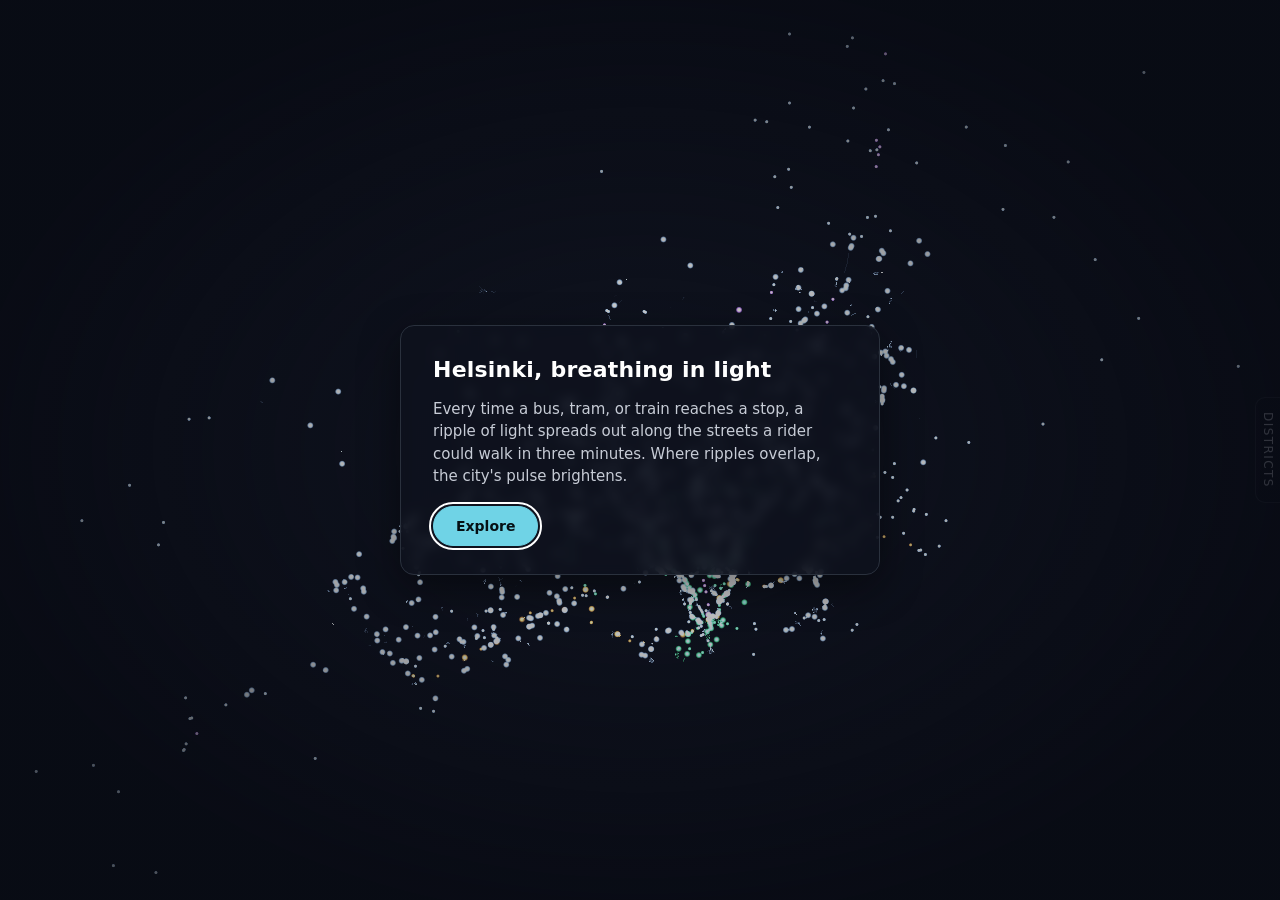
<file: index.html>
<!doctype html><html lang="en"><head><meta charset="utf-8">
<meta name="viewport" content="width=device-width, initial-scale=1">
<title>Helsinki, breathing in light</title><link rel="stylesheet" href="app.css"></head>
<body>
<canvas id="map"></canvas>
<canvas id="overlay"></canvas>
<div id="district-panel" hidden></div>

<div id="intro" role="dialog" aria-modal="true" aria-labelledby="intro-title">
  <div id="intro-card">
    <h1 id="intro-title">Helsinki, breathing in light</h1>
    <p>Every time a bus, tram, or train reaches a stop, a ripple of light spreads out
       along the streets a rider could walk in three minutes. Where ripples overlap,
       the city's pulse brightens.</p>
    <button id="intro-begin" type="button">Explore</button>
  </div>
</div>

<div id="stepper" hidden>
  <div id="stepper-card">
    <div id="stepper-counter" aria-live="polite">Step <span id="step-num">1</span> / 3</div>
    <p id="step-caption" aria-live="polite" aria-atomic="true"></p>
    <div id="stepper-actions">
      <button id="step-next" type="button">Next</button>
      <button id="step-explore" type="button" hidden>Explore</button>
    </div>
  </div>
</div>

<div id="chrome" hidden>
  <div id="clock">–</div>
  <div id="whisper"></div>
  <input id="scrubber" type="range" min="0" max="1" step="0.0001" value="0">
  <div id="speed-presets"><button data-speed="1">1×</button><button data-speed="30">30×</button><button data-speed="60" class="active">60×</button><button data-speed="300">300×</button></div>
  <div id="transport">
    <button id="skip-back" type="button" title="Back 15 min" aria-label="Back 15 minutes">−15m</button>
    <button id="play-pause" aria-pressed="false" title="Pause (Space)" aria-label="Pause">⏸</button>
    <button id="skip-fwd" type="button" title="Forward 15 min" aria-label="Forward 15 minutes">+15m</button>
  </div>
  <div id="aoi-picker"><button data-aoi="region" class="active">Region</button><button data-aoi="Helsinki">Helsinki</button><button data-aoi="Espoo">Espoo</button><button data-aoi="Vantaa">Vantaa</button><button data-aoi="Kauniainen">Kauniainen</button></div>
  <div id="status"></div>
  <button id="help-btn" type="button" title="How to read this" aria-label="How to read this">?</button>
  <a id="posters-link" href="posters.html" title="Poster plates" aria-label="Poster plates">⬒</a>
</div>
<script type="module" src="app.js"></script>
</body></html>
</file>
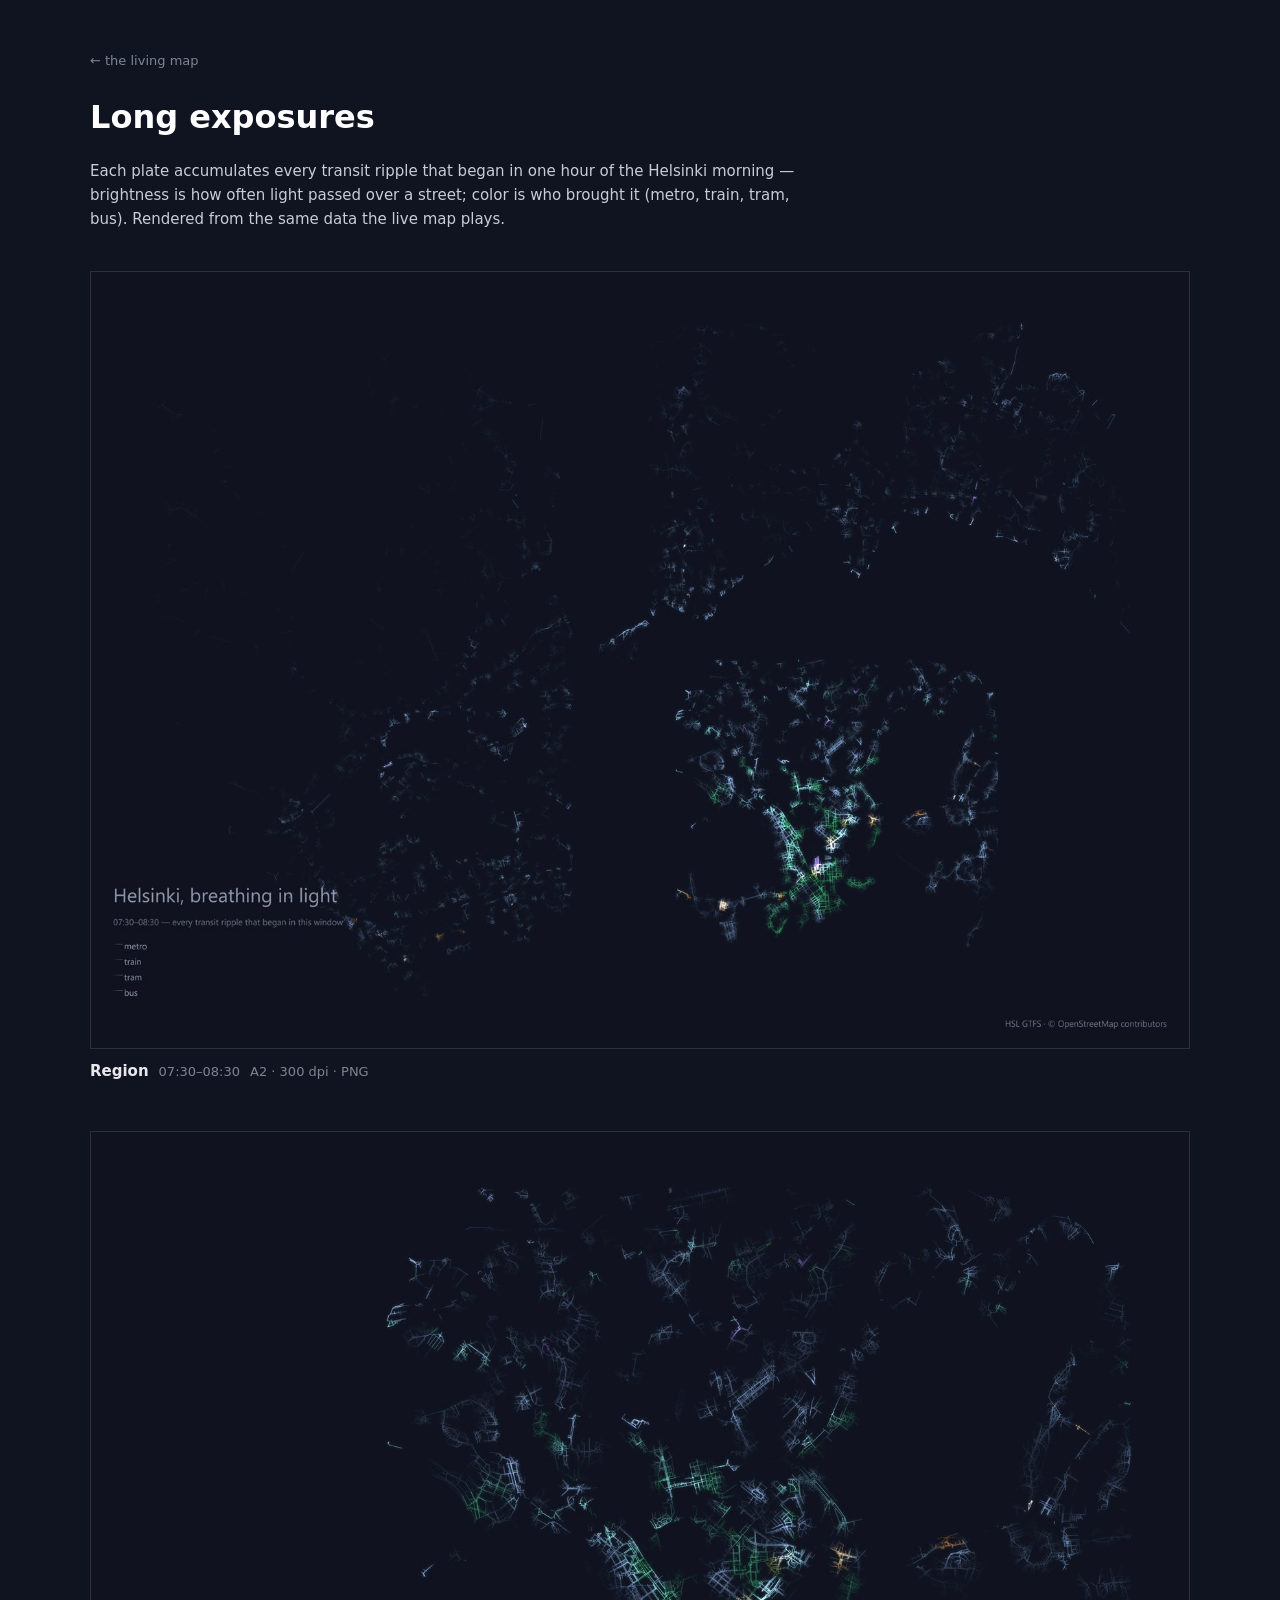
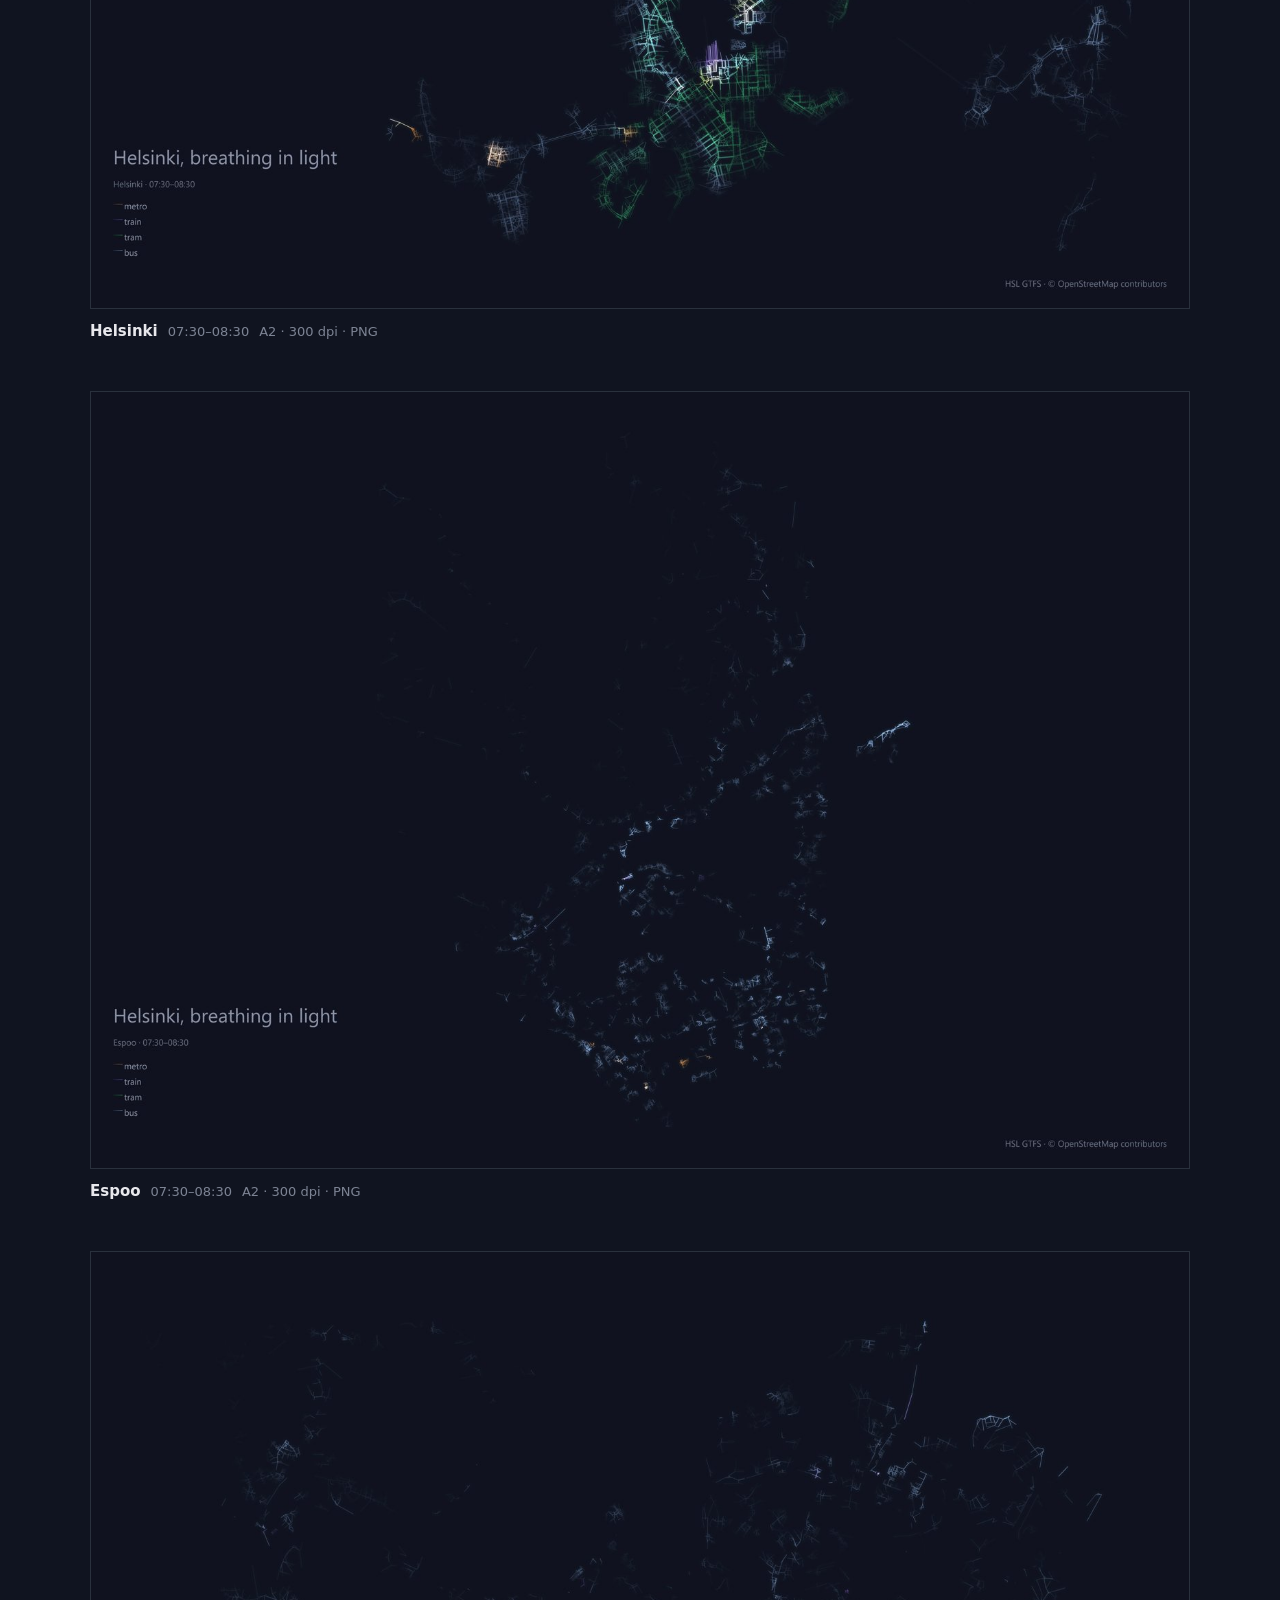
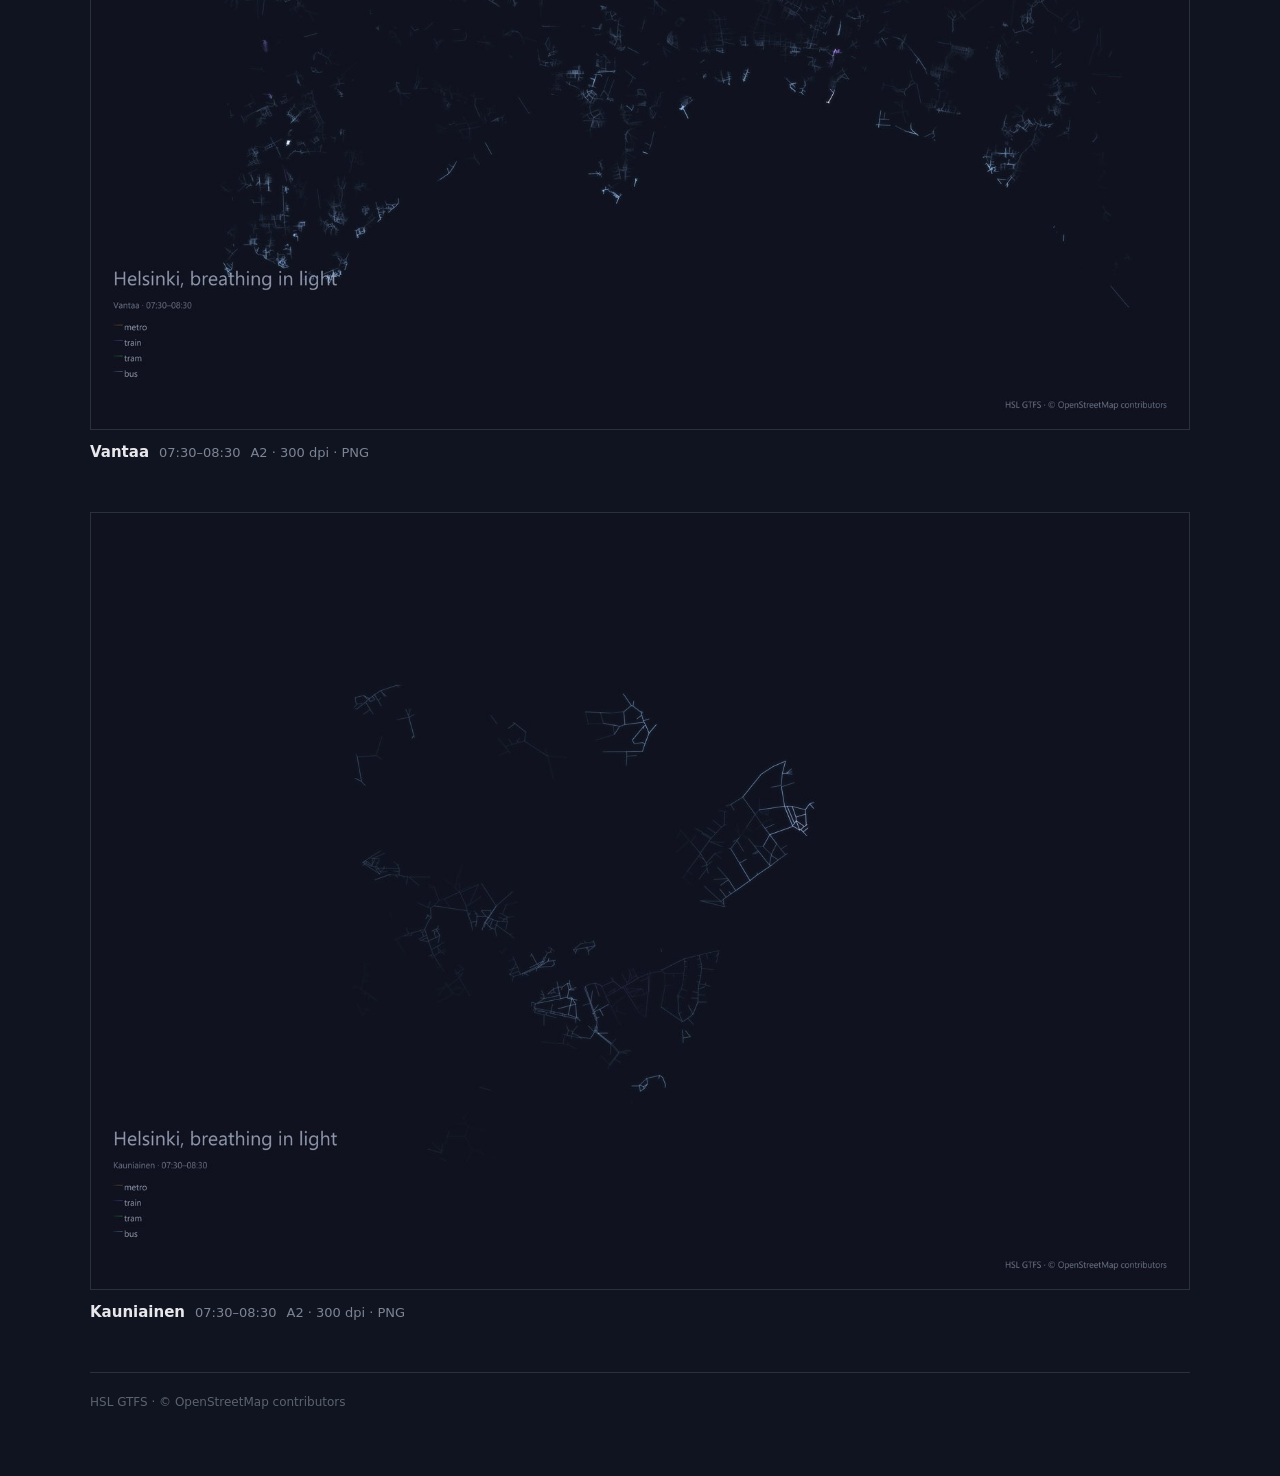
<file: posters.html>
<!doctype html><html lang="en"><head><meta charset="utf-8">
<meta name="viewport" content="width=device-width, initial-scale=1">
<title>Long exposures — Helsinki, breathing in light</title>
<style>
  * { box-sizing: border-box; }
  html, body { margin: 0; }
  body {
    font: 15px/1.6 system-ui, sans-serif;
    color: #e8e8ec;
    background: #101420;
    padding: 48px 24px 64px;
  }
  main { max-width: 1100px; margin: 0 auto; }

  header { margin-bottom: 40px; }
  header a {
    display: inline-block;
    margin-bottom: 20px;
    color: #7d8494;
    text-decoration: none;
    font-size: 13px;
  }
  header a:hover, header a:focus-visible { color: #6fd3e6; }

  h1 {
    font-size: 32px;
    font-weight: 600;
    margin: 0 0 16px;
    color: #fff;
  }
  header p {
    max-width: 720px;
    color: #c7ccd6;
    font-size: 15px;
    margin: 0;
  }

  figure {
    margin: 0 0 48px;
    padding: 0;
  }
  figure a { display: block; line-height: 0; }
  figure img {
    width: 100%;
    height: auto;
    display: block;
    border: 1px solid #2a313d;
    background: #0a0d15;
  }
  figcaption {
    margin-top: 10px;
    font-size: 13px;
    color: #7d8494;
    display: flex;
    flex-wrap: wrap;
    gap: 4px 10px;
    align-items: baseline;
  }
  figcaption .plate-name {
    color: #e8e8ec;
    font-weight: 600;
    font-size: 15px;
  }
  figcaption .plate-meta { font-variant-numeric: tabular-nums; }

  footer {
    margin-top: 24px;
    padding-top: 20px;
    border-top: 1px solid #2a313d;
    color: #5b6270;
    font-size: 12px;
  }
</style>
</head>
<body>
<main>
  <header>
    <a href="index.html">&larr; the living map</a>
    <h1>Long exposures</h1>
    <p>Each plate accumulates every transit ripple that began in one hour of the
       Helsinki morning &mdash; brightness is how often light passed over a
       street; color is who brought it (metro, train, tram, bus). Rendered from
       the same data the live map plays.</p>
  </header>

  <figure>
    <a href="posters/region_A2.png">
      <img src="posters/preview_region.jpg" alt="Long-exposure plate of the Helsinki region" loading="lazy" width="1600" height="1131">
    </a>
    <figcaption>
      <span class="plate-name">Region</span>
      <span class="plate-meta">07:30&ndash;08:30</span>
      <span class="plate-meta">A2 &middot; 300 dpi &middot; PNG</span>
    </figcaption>
  </figure>

  <figure>
    <a href="posters/Helsinki_A2.png">
      <img src="posters/preview_Helsinki.jpg" alt="Long-exposure plate of Helsinki" loading="lazy" width="1600" height="1131">
    </a>
    <figcaption>
      <span class="plate-name">Helsinki</span>
      <span class="plate-meta">07:30&ndash;08:30</span>
      <span class="plate-meta">A2 &middot; 300 dpi &middot; PNG</span>
    </figcaption>
  </figure>

  <figure>
    <a href="posters/Espoo_A2.png">
      <img src="posters/preview_Espoo.jpg" alt="Long-exposure plate of Espoo" loading="lazy" width="1600" height="1131">
    </a>
    <figcaption>
      <span class="plate-name">Espoo</span>
      <span class="plate-meta">07:30&ndash;08:30</span>
      <span class="plate-meta">A2 &middot; 300 dpi &middot; PNG</span>
    </figcaption>
  </figure>

  <figure>
    <a href="posters/Vantaa_A2.png">
      <img src="posters/preview_Vantaa.jpg" alt="Long-exposure plate of Vantaa" loading="lazy" width="1600" height="1131">
    </a>
    <figcaption>
      <span class="plate-name">Vantaa</span>
      <span class="plate-meta">07:30&ndash;08:30</span>
      <span class="plate-meta">A2 &middot; 300 dpi &middot; PNG</span>
    </figcaption>
  </figure>

  <figure>
    <a href="posters/Kauniainen_A2.png">
      <img src="posters/preview_Kauniainen.jpg" alt="Long-exposure plate of Kauniainen" loading="lazy" width="1600" height="1131">
    </a>
    <figcaption>
      <span class="plate-name">Kauniainen</span>
      <span class="plate-meta">07:30&ndash;08:30</span>
      <span class="plate-meta">A2 &middot; 300 dpi &middot; PNG</span>
    </figcaption>
  </figure>

  <footer>HSL GTFS &middot; &copy; OpenStreetMap contributors</footer>
</main>
</body></html>
</file>
<file: app.css>
* { box-sizing: border-box; }
html, body { margin: 0; height: 100%; overflow: hidden; }
body { font: 15px/1.45 system-ui, sans-serif; color: #e8e8ec; background: #101420; }

#map { position: fixed; inset: 0; width: 100%; height: 100%; display: block; background: #101420; }
/* #overlay draws the static district-boundary outline (Task 6) in a plain 2D
   canvas above #map, never intercepting input — mirrors #map's positioning
   exactly (same stacking context) minus the background (transparent so #map
   shows through). */
#overlay { position: fixed; inset: 0; width: 100%; height: 100%; display: block; pointer-events: none; }

/* ---------- bottom control bar ---------- */
#chrome { position: fixed; left: 0; right: 0; bottom: 0; z-index: 6; padding: 10px 16px 14px;
  background: linear-gradient(#10142000, #101420dd 30%, #101420 100%);
  display: flex; flex-direction: column; gap: 8px; }

#aoi-picker { display: flex; gap: 6px; flex-wrap: wrap; }
#aoi-picker button, #speed-presets button, #play-pause, #transport button {
  padding: 6px 14px; border: 1px solid #2a313d; background: rgba(16,20,32,.82); color: #c7ccd6;
  border-radius: 999px; cursor: pointer; font: inherit; font-size: 13px; transition: all .15s;
}
#aoi-picker button.active, #speed-presets button.active {
  background: #6fd3e6; color: #061014; border-color: #6fd3e6; font-weight: 600;
}
#speed-presets { display: flex; gap: 6px; }
#transport { display: inline-flex; gap: 6px; align-items: center; }
#play-pause { min-width: 40px; text-align: center; }
#clock { font-variant-numeric: tabular-nums; font-size: 15px; color: #fff; }
/* 1x whisper: a quiet "next ripple · 12s" line under the clock (spec §4) */
#whisper { font-size: 12px; color: #7d8494; min-height: 1.2em; font-variant-numeric: tabular-nums; }

#scrubber { width: 100%; accent-color: #6fd3e6; }

#status { font: 11px monospace; color: #5b6270; }

/* Quiet, always-visible re-entry into the guided tour (Task 4 v2.1): a
   small circular chip, easy to ignore, easy to find. */
#help-btn {
  position: fixed; right: 14px; bottom: 14px; z-index: 7;
  width: 28px; height: 28px; padding: 0; border-radius: 50%;
  border: 1px solid #2a313d; background: rgba(16,20,32,.7); color: #c7ccd6;
  font: 13px/1 system-ui, sans-serif; font-weight: 600; cursor: pointer;
  opacity: .55; transition: opacity .15s, background .15s;
}
#help-btn:hover, #help-btn:focus-visible { opacity: 1; background: rgba(16,20,32,.92); }
#help-btn:focus-visible { outline: 2px solid #fff; outline-offset: 2px; }

/* Discreet re-entry into the static poster gallery (v2.3), same chip
   language as #help-btn, parked just to its left. */
#posters-link {
  position: fixed; right: 50px; bottom: 14px; z-index: 7;
  width: 28px; height: 28px; padding: 0; border-radius: 50%;
  border: 1px solid #2a313d; background: rgba(16,20,32,.7); color: #c7ccd6;
  font: 13px/26px system-ui, sans-serif; text-align: center; text-decoration: none;
  cursor: pointer; opacity: .55; transition: opacity .15s, background .15s;
}
#posters-link:hover, #posters-link:focus-visible { opacity: 1; background: rgba(16,20,32,.92); }
#posters-link:focus-visible { outline: 2px solid #fff; outline-offset: 2px; }

/* ---------- intro overlay + click-stepper ----------
   Bremer/Visual Cinnamon pattern: quiet, semi-transparent dark panels,
   generous whitespace, one idea per screen, click-to-advance only. */
#intro, #stepper {
  position: fixed; inset: 0; z-index: 10; display: flex; align-items: center;
  justify-content: center; padding: 24px;
  background: radial-gradient(ellipse at center, #10142000 0%, #060810b3 75%);
}
/* The [hidden] UA-stylesheet rule (display:none, specificity 0,0,1,0 via
   attribute selector) loses to the ID selector above (specificity 0,1,0,0),
   so setting the `hidden` IDL property alone never visually hides these
   overlays. Force it explicitly, higher-specificity than the base rule. */
#intro[hidden], #stepper[hidden], #chrome[hidden] { display: none !important; }
#stepper { align-items: flex-end; justify-content: center; padding-bottom: 96px; background: none; pointer-events: none; }
#intro-card, #stepper-card {
  background: rgba(14, 18, 30, 0.86); border: 1px solid #2a313d; border-radius: 14px;
  padding: 28px 32px; max-width: 480px; width: 100%;
  box-shadow: 0 12px 40px rgba(0,0,0,.45);
  backdrop-filter: blur(6px);
}
#stepper-card { pointer-events: auto; max-width: 420px; text-align: center; }
#intro-title { margin: 0 0 12px; font-size: 22px; font-weight: 600; color: #fff; letter-spacing: .01em; }
#intro-card p, #step-caption { margin: 0 0 18px; color: #c7ccd6; font-size: 15px; line-height: 1.5; }
#step-caption { margin-bottom: 16px; min-height: 3em; }

#intro-begin, #step-next, #step-explore {
  padding: 9px 22px; border: 1px solid #6fd3e6; background: #6fd3e6; color: #061014;
  border-radius: 999px; cursor: pointer; font: inherit; font-size: 14px; font-weight: 600;
  transition: all .15s;
}
#intro-begin:hover, #step-next:hover, #step-explore:hover { background: #8fe0f0; }
#intro-begin:focus-visible, #step-next:focus-visible, #step-explore:focus-visible,
#play-pause:focus-visible, #aoi-picker button:focus-visible,
#speed-presets button:focus-visible, #transport button:focus-visible {
  outline: 2px solid #fff; outline-offset: 2px;
}

#stepper-counter { font: 12px/1 monospace; letter-spacing: .08em; text-transform: uppercase;
  color: #6fd3e6; margin-bottom: 10px; }
#stepper-actions { display: flex; gap: 10px; justify-content: center; }
#step-explore { background: transparent; color: #6fd3e6; }
#step-explore:hover { background: rgba(111,211,230,.12); }

/* ---------- v2.2 right-side district panel ---------- */
#district-panel { position: fixed; top: 0; right: 0; bottom: 0; z-index: 6;
  display: flex; align-items: center; pointer-events: none; }
#district-panel[hidden] { display: none !important; }
#dp-tab { pointer-events: auto; writing-mode: vertical-rl; padding: 14px 6px;
  border: 1px solid #2a313d; border-right: none; border-radius: 10px 0 0 10px;
  background: rgba(16,20,32,.82); color: #c7ccd6; cursor: pointer;
  font: 12px/1 system-ui, sans-serif; letter-spacing: .12em; text-transform: uppercase;
  opacity: .6; transition: opacity .15s; }
#dp-tab:hover, #district-panel.open #dp-tab { opacity: 1; }
#dp-body { pointer-events: auto; width: 260px; max-height: 78vh; overflow-y: auto;
  background: rgba(14,18,30,.9); border: 1px solid #2a313d; border-right: none;
  border-radius: 12px 0 0 12px; padding: 10px 8px; backdrop-filter: blur(6px); }
#dp-body[hidden] { display: none; }
.dp-city { font: 11px/1 monospace; letter-spacing: .1em; text-transform: uppercase;
  color: #6fd3e6; margin: 10px 6px 4px; }
.dp-city:first-child { margin-top: 2px; }
#dp-list button { display: block; width: 100%; text-align: left; padding: 5px 10px;
  border: none; border-radius: 7px; background: transparent; color: #c7ccd6;
  cursor: pointer; font: inherit; font-size: 13px; }
#dp-list button.dp-child { padding-left: 24px; font-size: 12px; color: #9aa1ad; }
#dp-list button:hover { background: rgba(111,211,230,.10); color: #fff; }
#dp-list button.active { background: rgba(111,211,230,.18); color: #6fd3e6; }
#dp-list button:focus-visible { outline: 2px solid #fff; outline-offset: -2px; }

@media (max-width: 640px) {
  /* bottom sheet: tab sits above the chrome bar; body slides up full-width */
  #district-panel { top: auto; right: 0; left: 0; bottom: 0; align-items: flex-end;
    flex-direction: column; z-index: 8; }
  #dp-tab { writing-mode: horizontal-tb; align-self: flex-end;
    margin: 0 14px 148px 0; border-right: 1px solid #2a313d; border-radius: 10px; }
  #dp-body { width: 100%; max-height: 46vh; border-radius: 12px 12px 0 0;
    border-right: 1px solid #2a313d; }
}

/* ---------- MOBILE ---------- */
@media (max-width: 640px) {
  #chrome { padding: 8px 10px 12px; }
  #aoi-picker { justify-content: center; }
  #aoi-picker button, #speed-presets button, #play-pause, #transport button { padding: 5px 10px; font-size: 12px; }
  #clock { text-align: center; }
  #intro-card, #stepper-card { padding: 20px 20px; }
  #intro-title { font-size: 19px; }
  #stepper { padding-bottom: 140px; }
}
</file>
